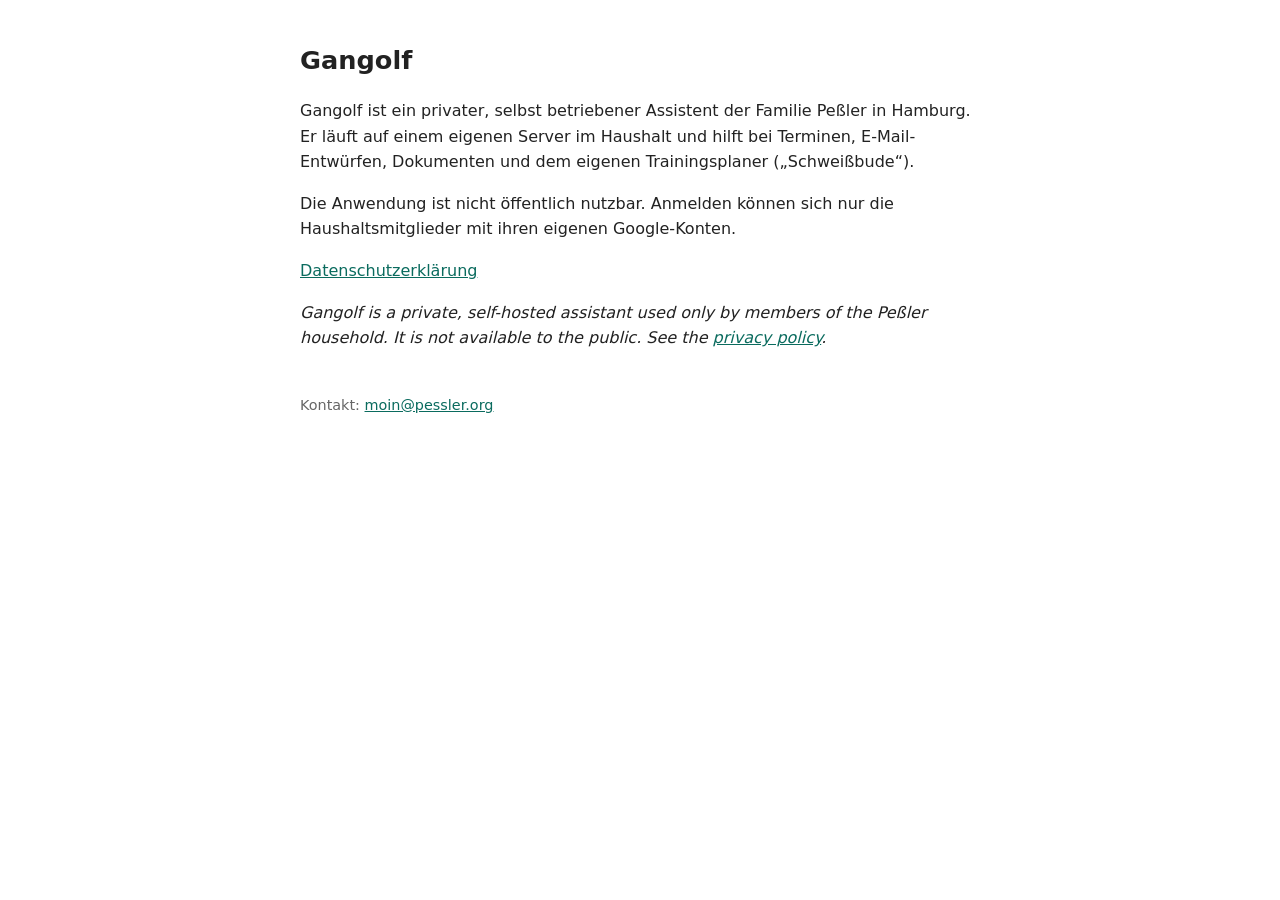
<file: index.html>
<!DOCTYPE html><html lang="de"><head><meta charset="utf-8"><meta name="viewport" content="width=device-width,initial-scale=1">
<title>Gangolf – privater Assistent der Familie Peßler</title><link rel="stylesheet" href="/style.css"></head><body>
<h1>Gangolf</h1>
<p>Gangolf ist ein privater, selbst betriebener Assistent der Familie Peßler in Hamburg. Er läuft auf einem eigenen Server im Haushalt und hilft bei Terminen, E-Mail-Entwürfen, Dokumenten und dem eigenen Trainingsplaner („Schweißbude“).</p>
<p>Die Anwendung ist nicht öffentlich nutzbar. Anmelden können sich nur die Haushaltsmitglieder mit ihren eigenen Google-Konten.</p>
<p><a href="/datenschutz/">Datenschutzerklärung</a></p>
<p lang="en"><em>Gangolf is a private, self-hosted assistant used only by members of the Peßler household. It is not available to the public. See the <a href="/datenschutz/">privacy policy</a>.</em></p>
<footer>Kontakt: <a href="mailto:moin@pessler.org">moin@pessler.org</a></footer>
</body></html>
</file>
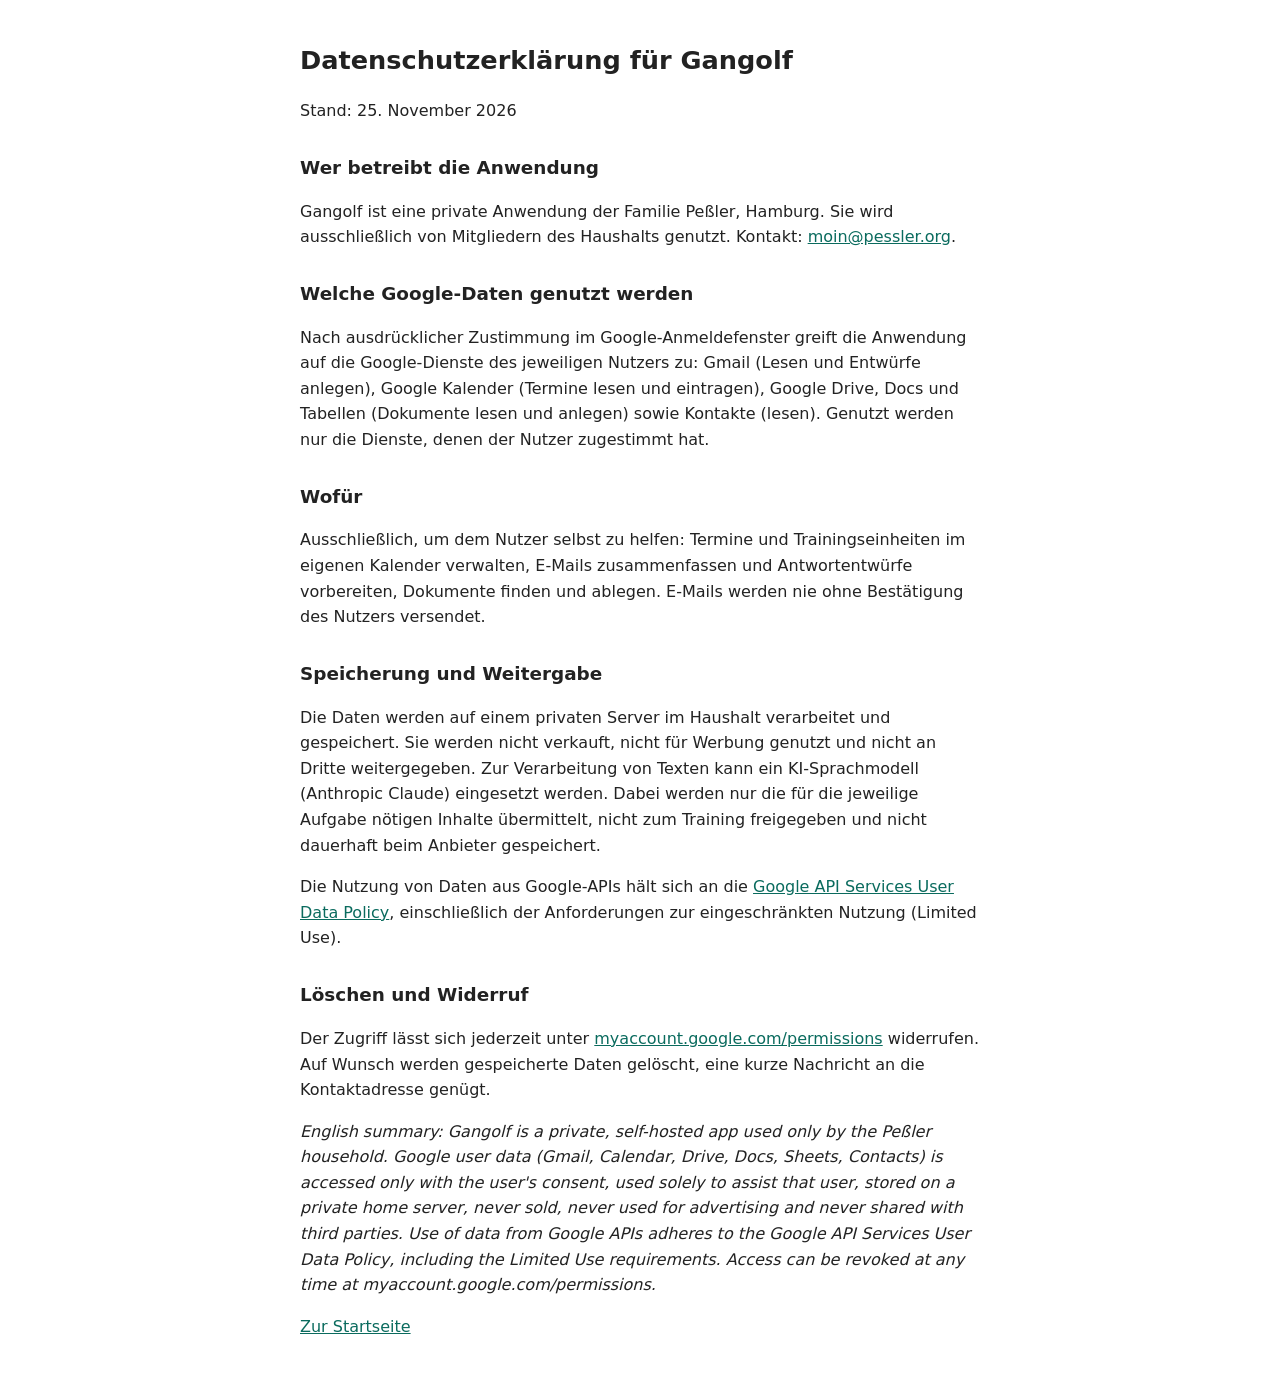
<file: datenschutz/index.html>
<!DOCTYPE html><html lang="de"><head><meta charset="utf-8"><meta name="viewport" content="width=device-width,initial-scale=1">
<title>Datenschutzerklärung – Gangolf</title><link rel="stylesheet" href="/style.css"></head><body>
<h1>Datenschutzerklärung für Gangolf</h1>
<p>Stand: 25. November 2026</p>
<h2>Wer betreibt die Anwendung</h2>
<p>Gangolf ist eine private Anwendung der Familie Peßler, Hamburg. Sie wird ausschließlich von Mitgliedern des Haushalts genutzt. Kontakt: <a href="mailto:moin@pessler.org">moin@pessler.org</a>.</p>
<h2>Welche Google-Daten genutzt werden</h2>
<p>Nach ausdrücklicher Zustimmung im Google-Anmeldefenster greift die Anwendung auf die Google-Dienste des jeweiligen Nutzers zu: Gmail (Lesen und Entwürfe anlegen), Google Kalender (Termine lesen und eintragen), Google Drive, Docs und Tabellen (Dokumente lesen und anlegen) sowie Kontakte (lesen). Genutzt werden nur die Dienste, denen der Nutzer zugestimmt hat.</p>
<h2>Wofür</h2>
<p>Ausschließlich, um dem Nutzer selbst zu helfen: Termine und Trainingseinheiten im eigenen Kalender verwalten, E-Mails zusammenfassen und Antwortentwürfe vorbereiten, Dokumente finden und ablegen. E-Mails werden nie ohne Bestätigung des Nutzers versendet.</p>
<h2>Speicherung und Weitergabe</h2>
<p>Die Daten werden auf einem privaten Server im Haushalt verarbeitet und gespeichert. Sie werden nicht verkauft, nicht für Werbung genutzt und nicht an Dritte weitergegeben. Zur Verarbeitung von Texten kann ein KI-Sprachmodell (Anthropic Claude) eingesetzt werden. Dabei werden nur die für die jeweilige Aufgabe nötigen Inhalte übermittelt, nicht zum Training freigegeben und nicht dauerhaft beim Anbieter gespeichert.</p>
<p>Die Nutzung von Daten aus Google-APIs hält sich an die <a href="https://developers.google.com/terms/api-services-user-data-policy">Google API Services User Data Policy</a>, einschließlich der Anforderungen zur eingeschränkten Nutzung (Limited Use).</p>
<h2>Löschen und Widerruf</h2>
<p>Der Zugriff lässt sich jederzeit unter <a href="https://myaccount.google.com/permissions">myaccount.google.com/permissions</a> widerrufen. Auf Wunsch werden gespeicherte Daten gelöscht, eine kurze Nachricht an die Kontaktadresse genügt.</p>
<p lang="en"><em>English summary: Gangolf is a private, self-hosted app used only by the Peßler household. Google user data (Gmail, Calendar, Drive, Docs, Sheets, Contacts) is accessed only with the user's consent, used solely to assist that user, stored on a private home server, never sold, never used for advertising and never shared with third parties. Use of data from Google APIs adheres to the Google API Services User Data Policy, including the Limited Use requirements. Access can be revoked at any time at myaccount.google.com/permissions.</em></p>
<p><a href="/">Zur Startseite</a></p>
</body></html>
</file>
<file: style.css>
body{font-family:system-ui,sans-serif;max-width:680px;margin:40px auto;padding:0 20px;line-height:1.6;color:#222}
h1{font-size:1.6em}h2{font-size:1.15em;margin-top:1.6em}a{color:#0a6b5e}footer{margin-top:3em;font-size:.9em;color:#666}
</file>
